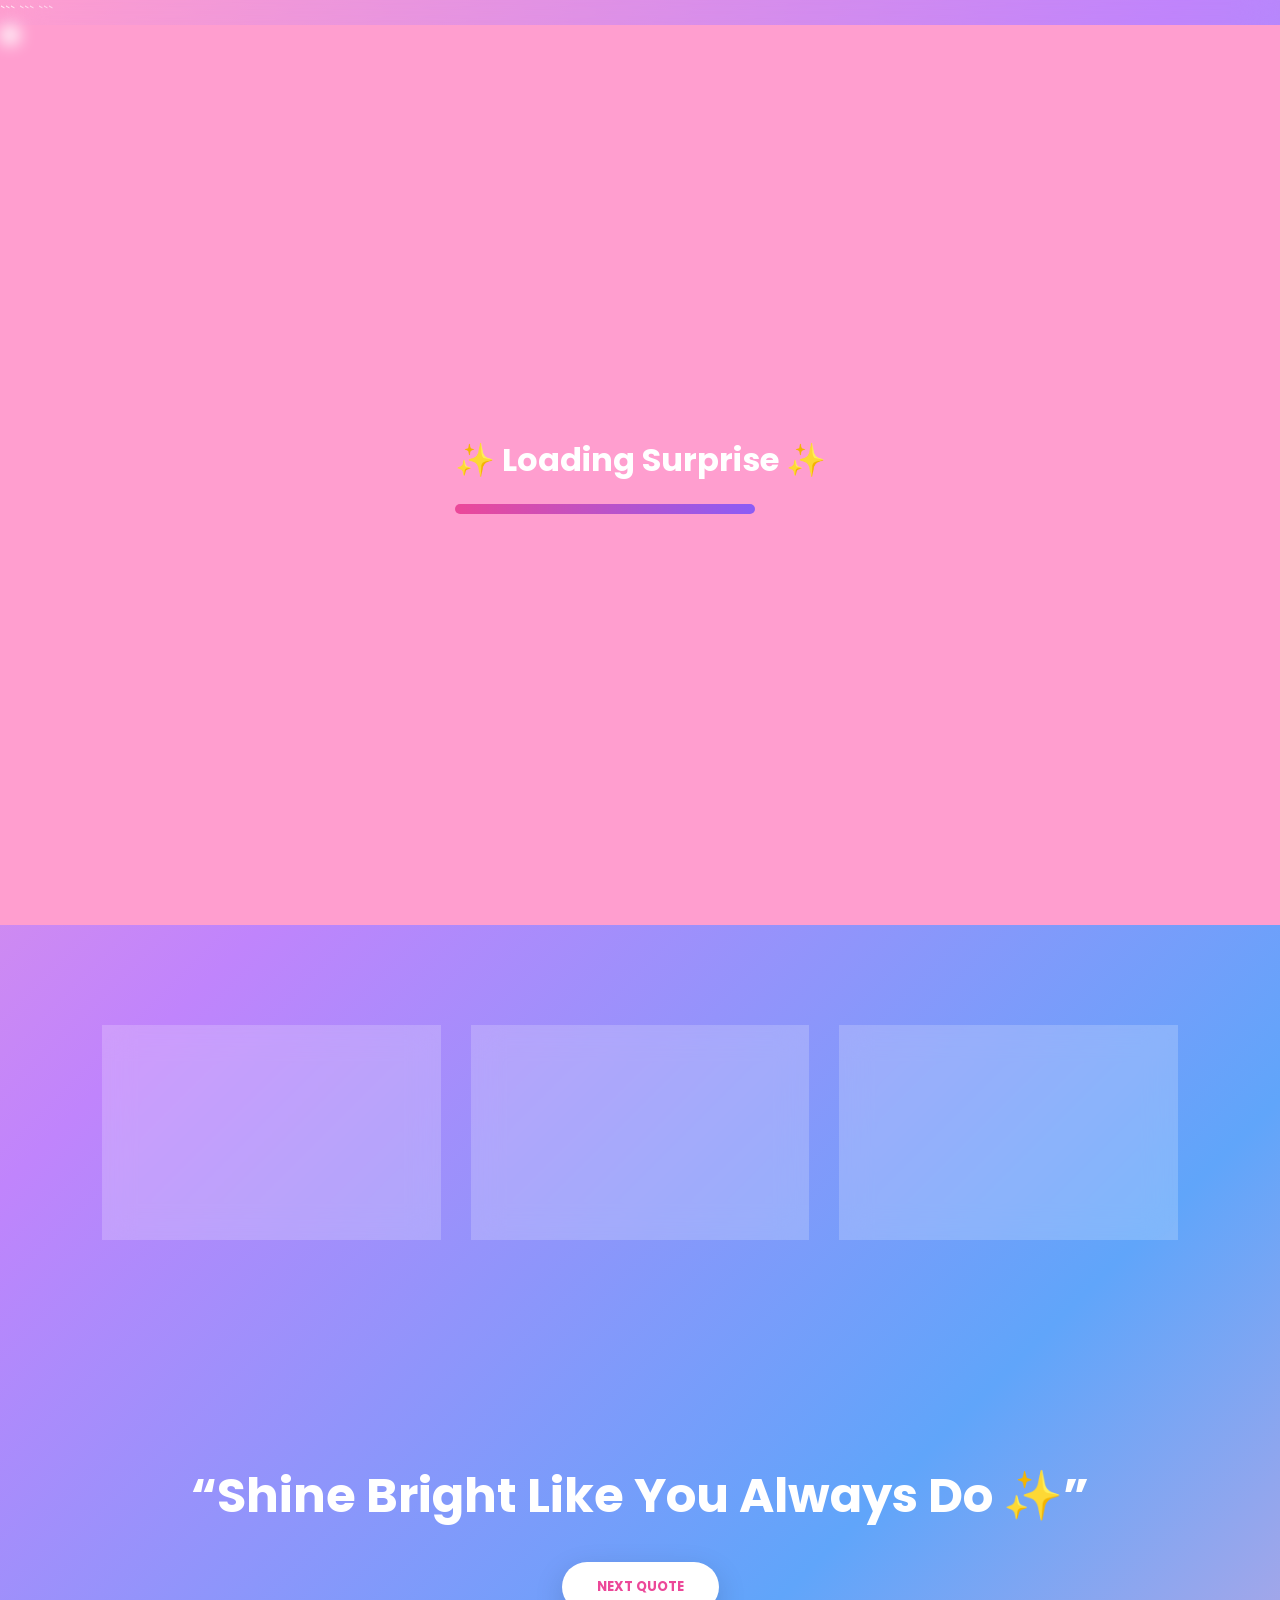
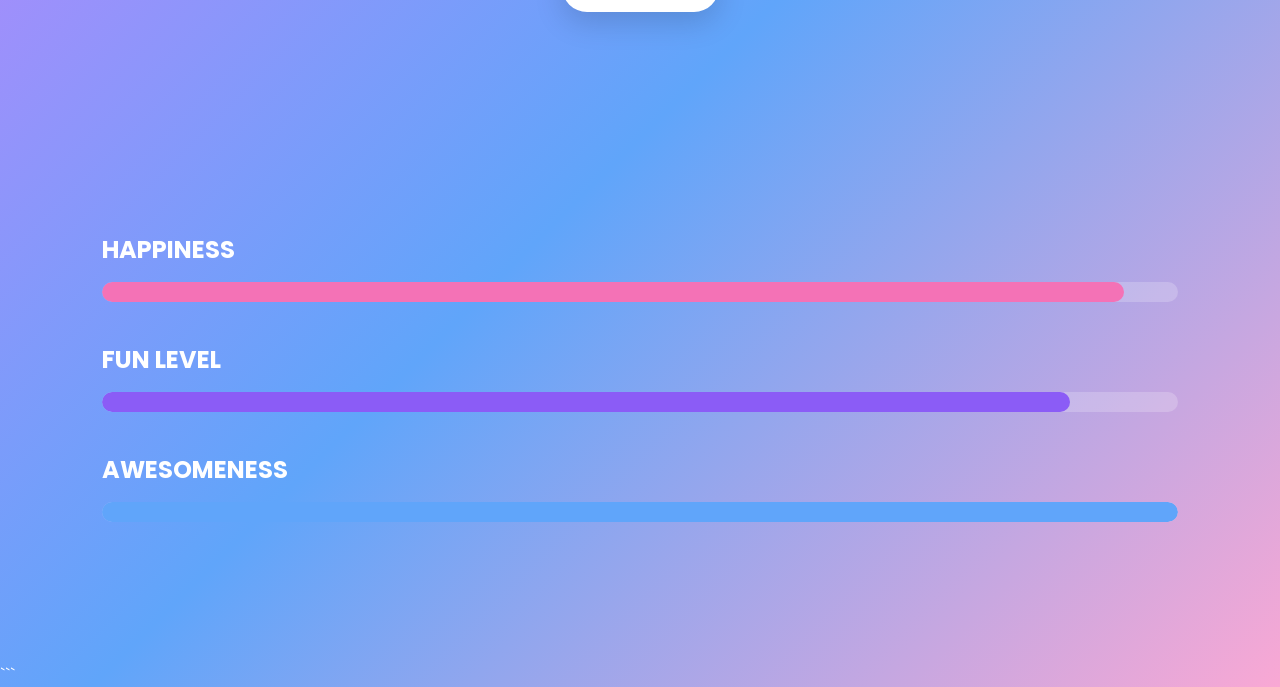
<file: index.html>
<!DOCTYPE html>

<html lang="en">

<head>

```
<meta charset="UTF-8">

<meta name="viewport"
content="width=device-width, initial-scale=1.0">

<title>Birthday Surprise</title>

<!-- CSS -->

<link rel="stylesheet"
href="style.css">

<!-- GOOGLE FONT -->

<link href="https://fonts.googleapis.com/css2?family=Poppins:wght@300;400;500;600;700;800&display=swap"
rel="stylesheet">
```

</head>

<body>

```
<!-- LOADER -->

<div id="loader">

    <div class="loader-content">

        <h1>✨ Loading Surprise ✨</h1>

        <div class="loader-bar">

            <div class="loader-fill"></div>

        </div>

    </div>

</div>

<!-- PARTICLES -->

<div class="particles"></div>

<!-- CURSOR -->

<div class="cursor"></div>

<!-- NAVBAR -->

<nav>

    <div class="logo">
        🎀 Birthday Girl
    </div>

    <ul>

        <li>
            <a href="index.html">
                Home
            </a>
        </li>

        <li>
            <a href="gallery.html">
                Gallery
            </a>
        </li>

        <li>
            <a href="fun.html">
                Fun Zone
            </a>
        </li>

        <li>
            <a href="message.html">
                Message
            </a>
        </li>

    </ul>

</nav>

<!-- HERO SECTION -->

<section class="hero">

    <div class="hero-left">

        <h1 class="main-title">

            HAPPY <br>

            BIRTHDAY <br>

            SHRUTHI ✨

        </h1>

        <p>

            A colorful little digital experience
            specially made to make your day
            more fun and memorable 🎉

        </p>

        <div class="hero-buttons">

            <a href="gallery.html">

                <button>
                    OPEN GALLERY
                </button>

            </a>

            <a href="fun.html">

                <button class="pink-btn">
                    FUN ZONE
                </button>

            </a>

        </div>

    </div>

    <div class="hero-right">

        <div class="floating-card">

            <img src="img-6.png"
            alt="Birthday Image">

        </div>

    </div>

</section>

<!-- INFO CARDS -->

<section class="cards-section">

    <div class="info-card">

        <h2>
            🌸 Positive Vibes
        </h2>

        <p>

            May your year be filled
            with happiness, peace,
            fun, and success.

        </p>

    </div>

    <div class="info-card">

        <h2>
            🎉 Special Day
        </h2>

        <p>

            Today is all about
            enjoying, smiling,
            and celebrating yourself.

        </p>

    </div>

    <div class="info-card">

        <h2>
            ✨ Main Character Energy
        </h2>

        <p>

            Another legendary level
            unlocked successfully.

        </p>

    </div>

</section>

<!-- QUOTES -->

<section class="quote-section">

    <h1 id="quoteText">

        “Shine Bright Like You Always Do ✨”

    </h1>

    <button onclick="changeQuote()">

        NEXT QUOTE

    </button>

</section>

<!-- STATS -->

<section class="stats-section">

    <div class="stat-box">

        <h2>
            HAPPINESS
        </h2>

        <div class="bar">

            <div class="fill fill1"></div>

        </div>

    </div>

    <div class="stat-box">

        <h2>
            FUN LEVEL
        </h2>

        <div class="bar">

            <div class="fill fill2"></div>

        </div>

    </div>

    <div class="stat-box">

        <h2>
            AWESOMENESS
        </h2>

        <div class="bar">

            <div class="fill fill3"></div>

        </div>

    </div>

</section>

<!-- SECRET MODE -->


<!-- JAVASCRIPT -->

<script src="script.js"></script>
```

</body>

</html>
</file>
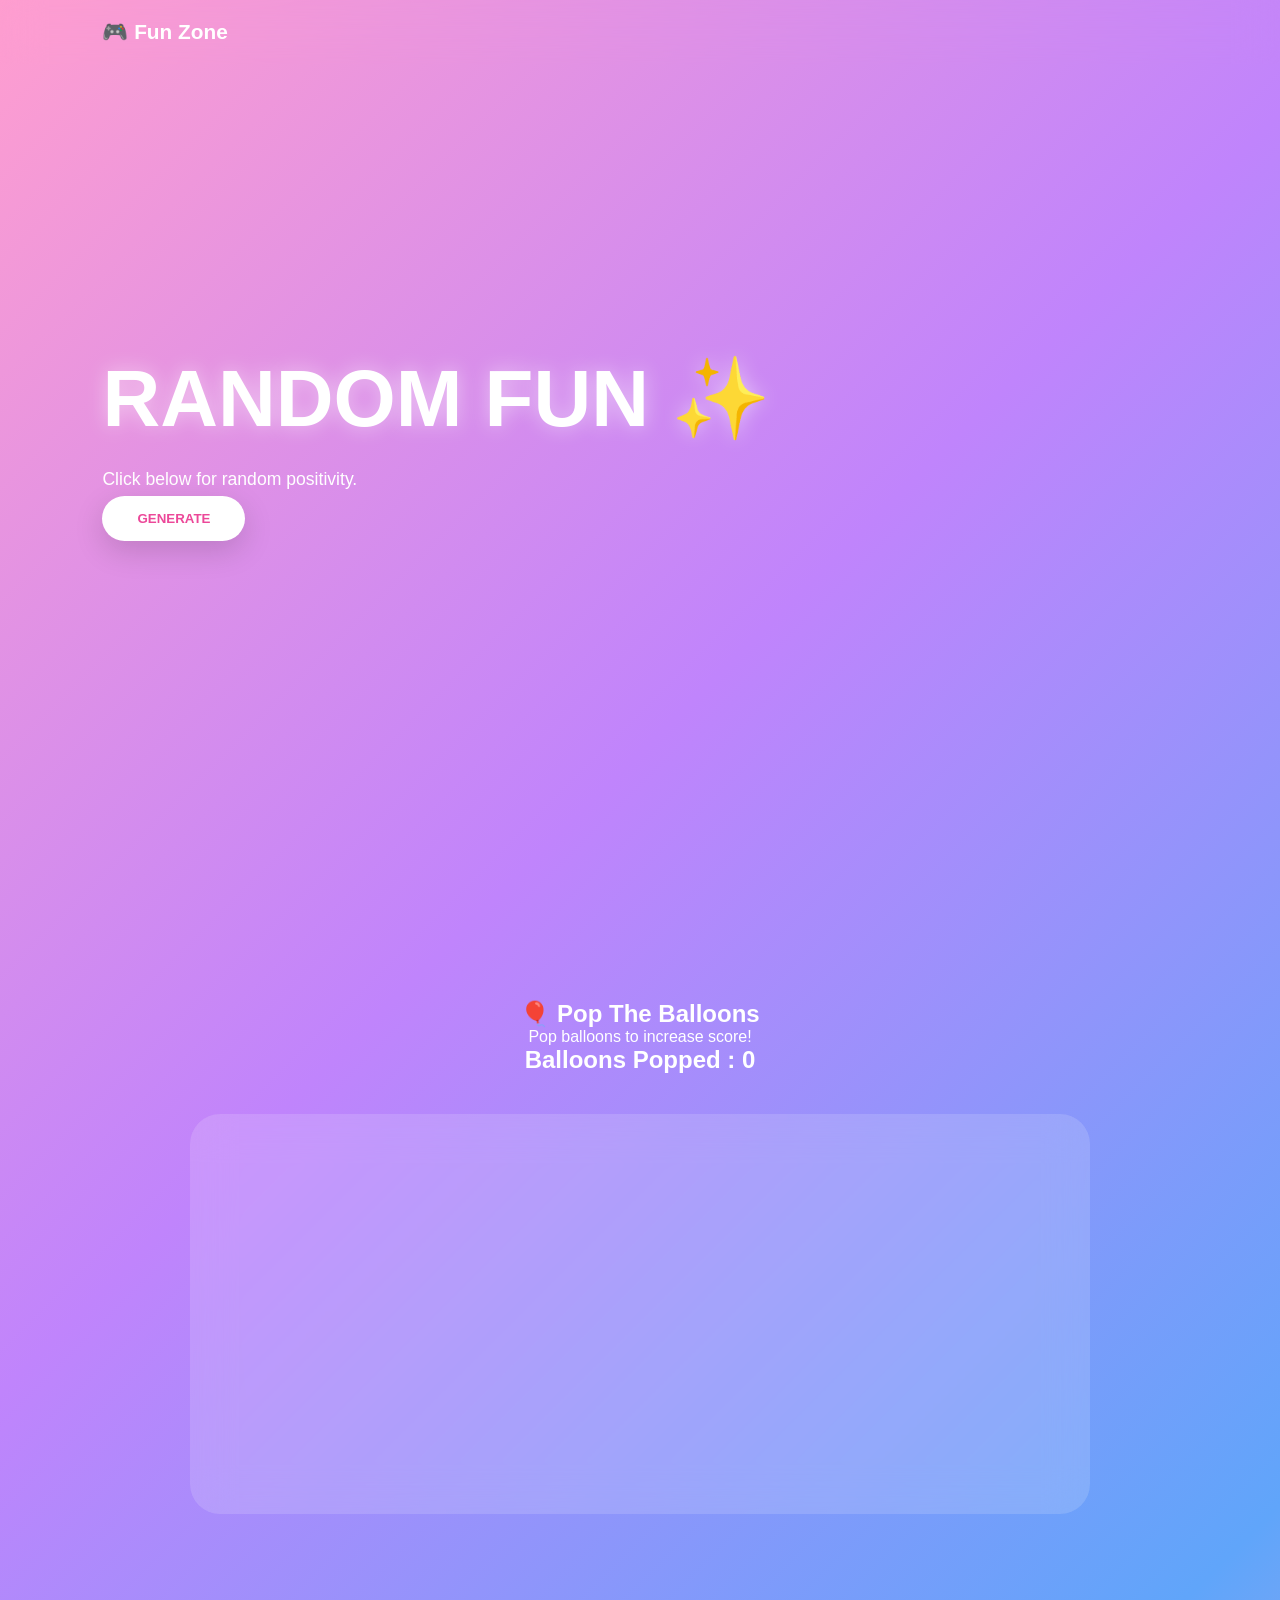
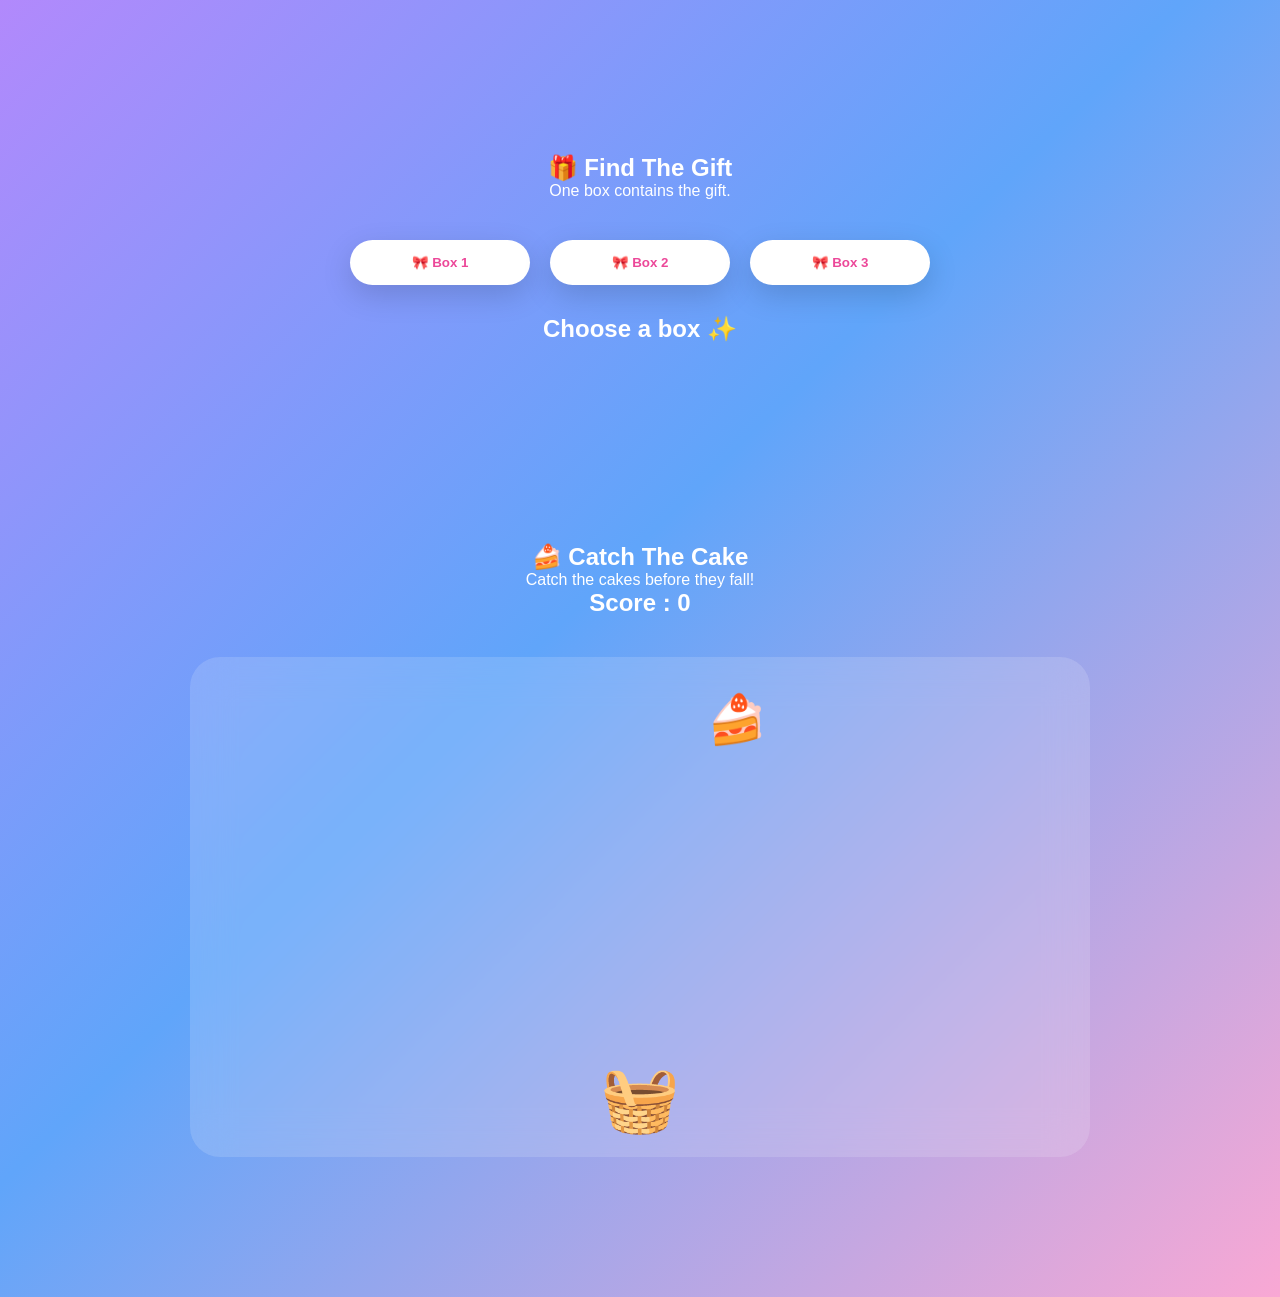
<file: fun.html>
<!DOCTYPE html>
<html>

<head>

    <title>Fun Zone</title>

    <link rel="stylesheet" href="style.css">

</head>

<body>

<nav>

    <div class="logo">
        🎮 Fun Zone
    </div>

</nav>

<section class="hero">

    <div class="hero-left">

        <h1 class="main-title">
            RANDOM FUN ✨
        </h1>

        <p id="funText">
            Click below for random positivity.
        </p>

        <button onclick="generateFun()">
            GENERATE
        </button>

    </div>

</section>

<!-- BALLOON POP GAME -->

<section class="birthday-game">

    <h1 class="quiz-title">
        🎈 Pop The Balloons
    </h1>

    <p>
        Pop balloons to increase score!
    </p>

    <h2 id="balloonScore">
        Balloons Popped : 0
    </h2>

    <div id="balloon-container">

    </div>

</section>


<!-- FIND THE GIFT -->

<section class="birthday-game">

    <h1 class="quiz-title">
        🎁 Find The Gift
    </h1>

    <p>
        One box contains the gift.
    </p>

    <div class="gift-boxes">

        <button onclick="checkGift(1)">
            🎀 Box 1
        </button>

        <button onclick="checkGift(2)">
            🎀 Box 2
        </button>

        <button onclick="checkGift(3)">
            🎀 Box 3
        </button>

    </div>

    <h2 id="giftResult">
        Choose a box ✨
    </h2>

</section>

<!-- CATCH THE CAKE GAME -->

<section class="birthday-game">

    <h1 class="quiz-title">
        🍰 Catch The Cake
    </h1>

    <p>
        Catch the cakes before they fall!
    </p>

    <h2 id="cakeScore">
        Score : 0
    </h2>

    <div id="gameArea">

        <div id="basket">
            🧺
        </div>

    </div>

</section>

<script>

// ======================================
// RANDOM FUN GENERATOR
// ======================================

function generateFun(){

    const data = [

        "🎉 Happiness Increased",

        "🌸 Smile Mode Activated",

        "✨ Positive Energy Loaded",

        "🎀 Birthday Vibes Detected",

        "💖 Main Character Energy",

        "🍰 Cake Energy Activated",

        "🎈 Celebration Level MAX"
    ];

    let random =
    data[Math.floor(Math.random()*data.length)];

    document.getElementById("funText")
    .innerHTML = random;
}

// ======================================
// BALLOON POP GAME
// ======================================

let balloonScore = 0;

const balloonContainer =
document.getElementById("balloon-container");

function createBalloon(){

    const balloon =
    document.createElement("div");

    balloon.classList.add("balloon");

    balloon.innerHTML = "🎈";

    balloon.style.left =
    Math.random() * 90 + "%";

    balloon.style.top = "100%";

    balloon.onclick = ()=>{

        balloon.remove();

        balloonScore++;

        document.getElementById("balloonScore")
        .innerHTML =
        "Balloons Popped : " + balloonScore;
    };

    balloonContainer.appendChild(balloon);

    setTimeout(()=>{

        balloon.remove();

    },6000);
}

setInterval(createBalloon,1000);

// ======================================
// FIND THE GIFT GAME
// ======================================

let winningBox =
Math.floor(Math.random()*3)+1;

function checkGift(box){

    const result =
    document.getElementById("giftResult");

    if(box === winningBox){

        result.innerHTML =
        "🎉 You found the birthday gift!";

        result.style.color = "#22c55e";

        winningBox =
        Math.floor(Math.random()*3)+1;
    }

    else{

        result.innerHTML =
        "😅 Wrong box! Try again.";

        result.style.color = "#ef4444";
    }
}

// ======================================
// CATCH THE CAKE GAME
// ======================================

let cakeScore = 0;

const gameArea =
document.getElementById("gameArea");

const basket =
document.getElementById("basket");

// MOVE BASKET

gameArea.addEventListener("mousemove",(e)=>{

    const rect =
    gameArea.getBoundingClientRect();

    let x =
    e.clientX - rect.left;

    if(x < 40){
        x = 40;
    }

    if(x > rect.width - 40){
        x = rect.width - 40;
    }

    basket.style.left = x + "px";
});

// MOBILE TOUCH SUPPORT

gameArea.addEventListener("touchmove",(e)=>{

    const rect =
    gameArea.getBoundingClientRect();

    let x =
    e.touches[0].clientX - rect.left;

    basket.style.left = x + "px";

});

// CREATE CAKES

function createCake(){

    const cake =
    document.createElement("div");

    cake.classList.add("cake");

    cake.innerHTML = "🍰";

    cake.style.left =
    Math.random() * 85 + "%";

    gameArea.appendChild(cake);

    let fall = 0;

    const fallInterval =
    setInterval(()=>{

        fall += 5;

        cake.style.top =
        fall + "px";

        const basketRect =
        basket.getBoundingClientRect();

        const cakeRect =
        cake.getBoundingClientRect();

        // COLLISION

        if(

            cakeRect.bottom >= basketRect.top &&

            cakeRect.left <= basketRect.right &&

            cakeRect.right >= basketRect.left

        ){

            cake.remove();

            clearInterval(fallInterval);

            cakeScore++;

            document.getElementById("cakeScore")
            .innerHTML =
            "Score : " + cakeScore;
        }

        // REMOVE IF MISSED

        if(fall > 500){

            cake.remove();

            clearInterval(fallInterval);
        }

    },30);
}

setInterval(createCake,1400);

// ======================================
// SECRET EFFECT
// ======================================

document.addEventListener("dblclick",()=>{

    document.body.style.background =
    "linear-gradient(135deg,#ff6ec7,#a855f7,#60a5fa)";

});

</script>

</body>

</html>
</file>
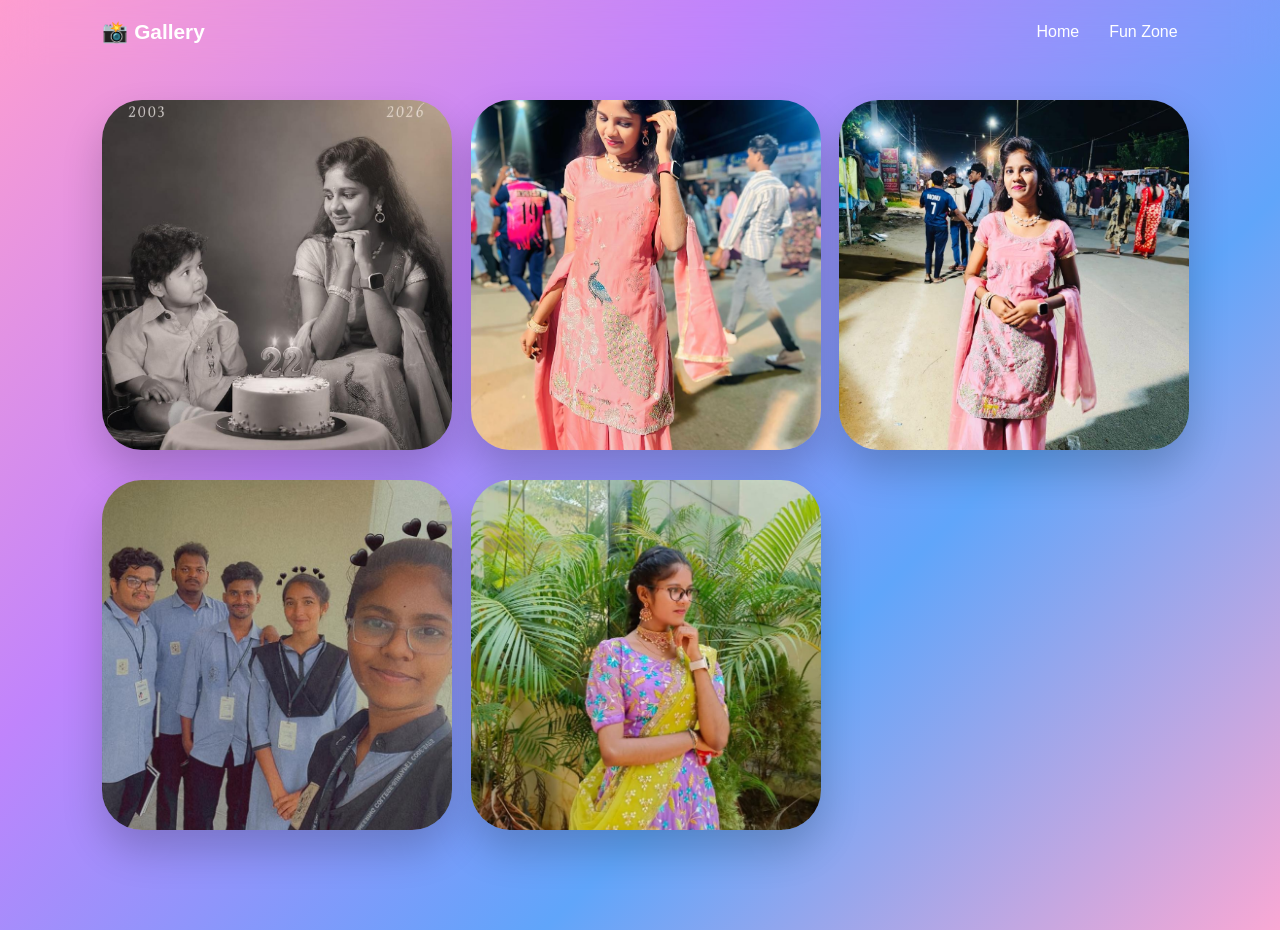
<file: gallery.html>
<!DOCTYPE html>
<html>

<head>

    <title>Gallery</title>

    <link rel="stylesheet" href="style.css">

</head>

<body>

<nav>

    <div class="logo">
        📸 Gallery
    </div>

    <ul>

        <li>
            <a href="index.html">Home</a>
        </li>

        <li>
            <a href="fun.html">Fun Zone</a>
        </li>

    </ul>

</nav>

<section class="cards-section">

    <div class="floating-card">
        <img src="img-1.jpeg">
    </div>

    <div class="floating-card">
        <img src="img-2.jpeg">
    </div>

    <div class="floating-card">
        <img src="img-3.jpeg">
    </div>

    <div class="floating-card">
        <img src="img-4.jpeg">
    </div>
     <div class="floating-card">
        <img src="img-5.jpeg">
    </div>

</section>

</body>

</html>
</file>
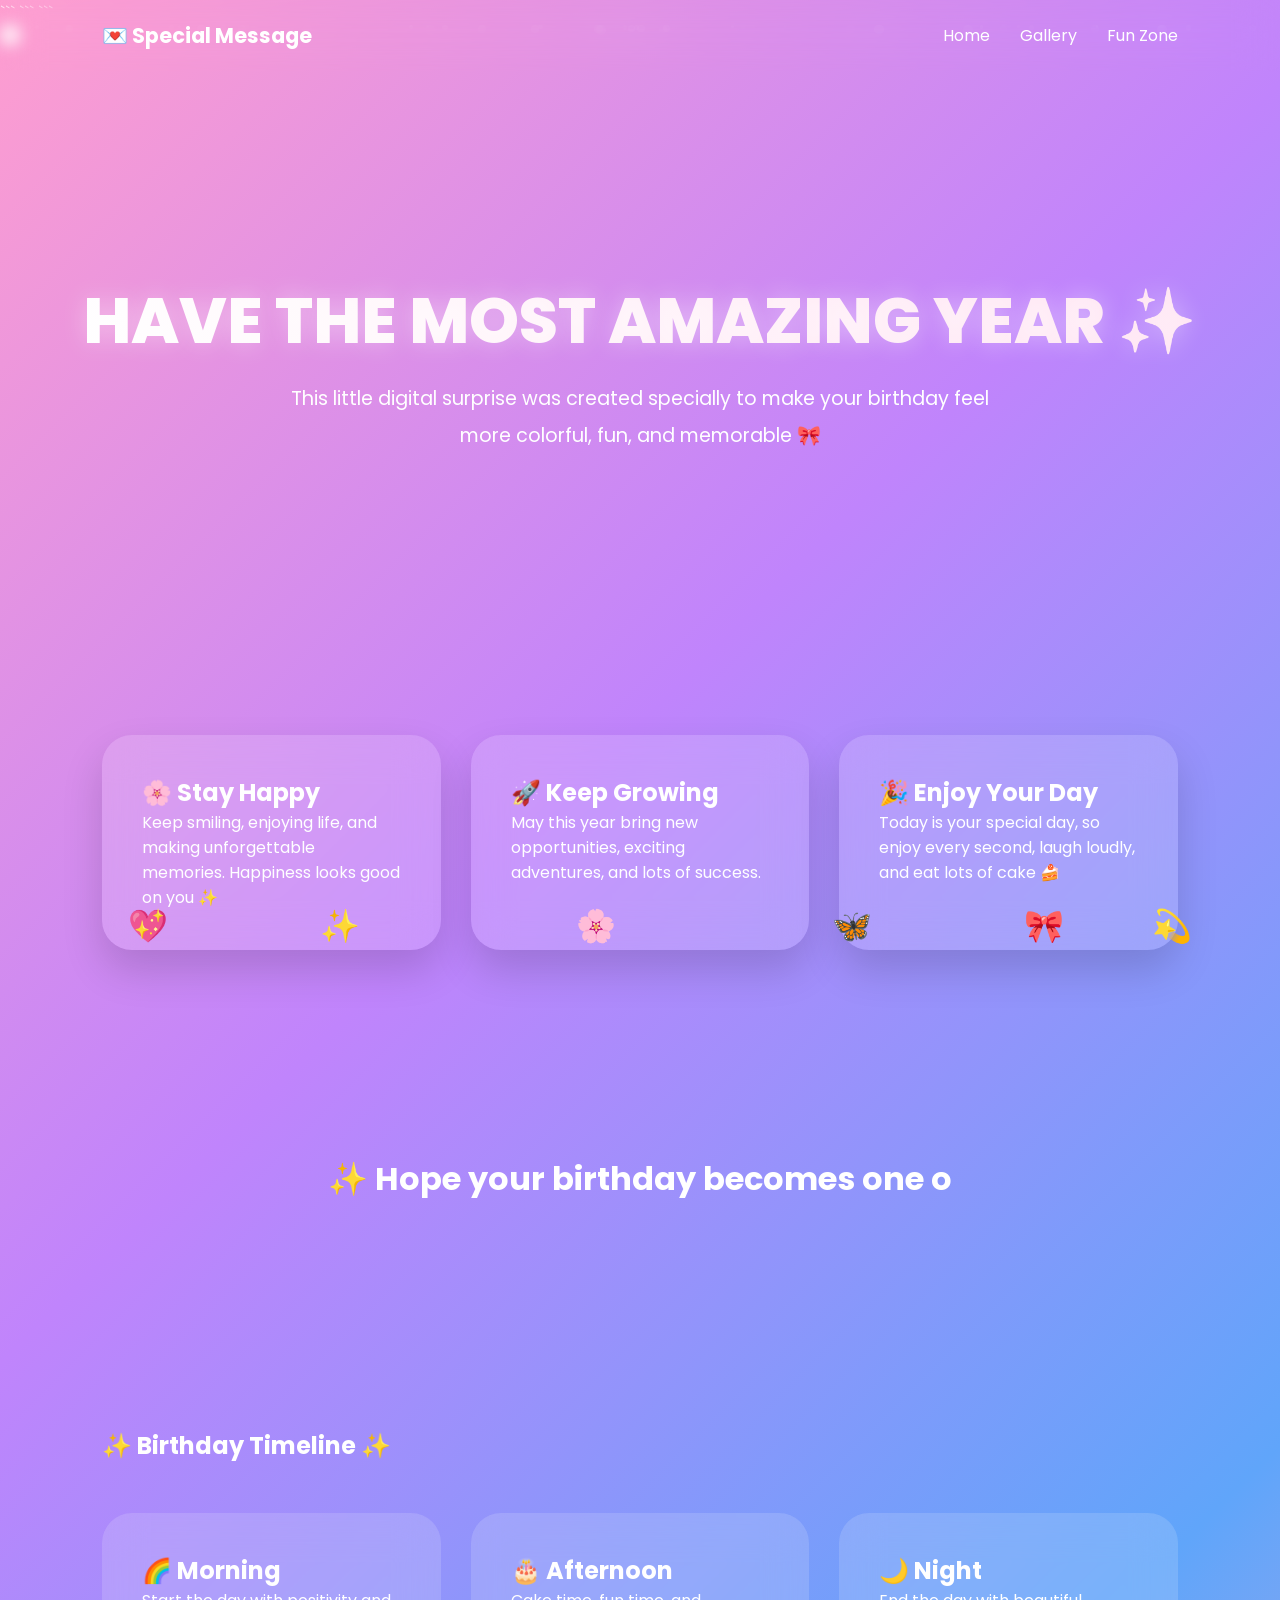
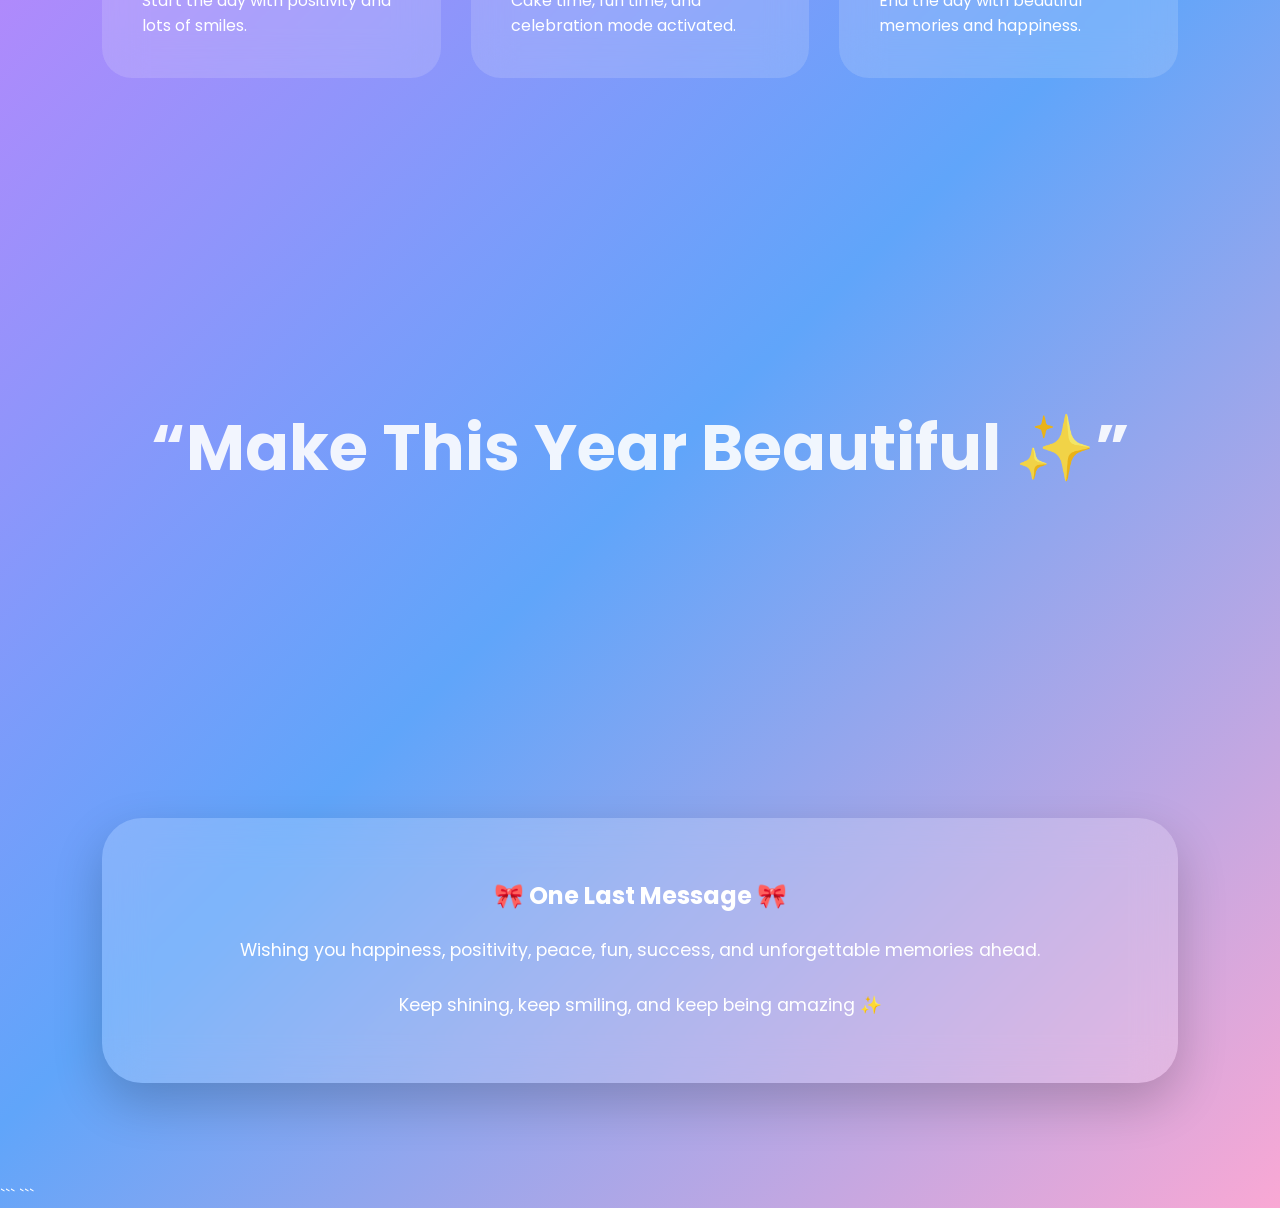
<file: message.html>
<!DOCTYPE html>

<html lang="en">

<head>

```
<meta charset="UTF-8">

<meta name="viewport"
content="width=device-width, initial-scale=1.0">

<title>Special Message</title>

<link rel="stylesheet"
href="style.css">

<link href="https://fonts.googleapis.com/css2?family=Poppins:wght@300;400;500;600;700;800&display=swap"
rel="stylesheet">
```

</head>

<body>

```
<!-- PARTICLES -->

<div class="particles"></div>

<!-- CURSOR -->

<div class="cursor"></div>

<!-- NAVBAR -->

<nav>

    <div class="logo">
        💌 Special Message
    </div>

    <ul>

        <li>
            <a href="index.html">
                Home
            </a>
        </li>

        <li>
            <a href="gallery.html">
                Gallery
            </a>
        </li>

        <li>
            <a href="fun.html">
                Fun Zone
            </a>
        </li>

    </ul>

</nav>

<!-- HERO -->

<section class="message-hero">

    <h1 class="message-title">

        HAVE THE MOST AMAZING YEAR ✨

    </h1>

    <p class="message-subtitle">

        This little digital surprise was created
        specially to make your birthday
        feel more colorful, fun, and memorable 🎀

    </p>

</section>

<!-- MESSAGE CARDS -->

<section class="message-cards">

    <div class="message-card">

        <h2>
            🌸 Stay Happy
        </h2>

        <p>

            Keep smiling, enjoying life,
            and making unforgettable memories.
            Happiness looks good on you ✨

        </p>

    </div>

    <div class="message-card">

        <h2>
            🚀 Keep Growing
        </h2>

        <p>

            May this year bring new opportunities,
            exciting adventures,
            and lots of success.

        </p>

    </div>

    <div class="message-card">

        <h2>
            🎉 Enjoy Your Day
        </h2>

        <p>

            Today is your special day,
            so enjoy every second,
            laugh loudly,
            and eat lots of cake 🍰

        </p>

    </div>

</section>

<!-- TYPING SECTION -->

<section class="typing-section">

    <h1 id="typingText"></h1>

</section>

<!-- TIMELINE -->

<section class="timeline-section">

    <h1 class="timeline-title">

        ✨ Birthday Timeline ✨

    </h1>

    <div class="timeline">

        <div class="timeline-box">

            <h2>
                🌈 Morning
            </h2>

            <p>
                Start the day with positivity
                and lots of smiles.
            </p>

        </div>

        <div class="timeline-box">

            <h2>
                🎂 Afternoon
            </h2>

            <p>
                Cake time, fun time,
                and celebration mode activated.
            </p>

        </div>

        <div class="timeline-box">

            <h2>
                🌙 Night
            </h2>

            <p>
                End the day with beautiful memories
                and happiness.
            </p>

        </div>

    </div>

</section>

<!-- QUOTE SECTION -->

<section class="quote-big">

    <h1>

        “Make This Year Beautiful ✨”

    </h1>

</section>

<!-- FINAL MESSAGE -->

<section class="final-message">

    <div class="final-box">

        <h1>

            🎀 One Last Message 🎀

        </h1>

        <p>

            Wishing you happiness,
            positivity,
            peace,
            fun,
            success,
            and unforgettable memories ahead.

        </p>

        <p>

            Keep shining,
            keep smiling,
            and keep being amazing ✨

        </p>

    </div>

</section>

<!-- SCRIPT -->

<script src="script.js"></script>

<script>

    const text =
    "✨ Hope your birthday becomes one of the happiest and most unforgettable days ever ✨";

    let i = 0;

    function typingEffect(){

        if(i < text.length){

            document.getElementById("typingText")
            .innerHTML += text.charAt(i);

            i++;

            setTimeout(typingEffect,50);
        }
    }

    typingEffect();

</script>

<div class="floating-hearts">

```
<span>💖</span>
<span>✨</span>
<span>🌸</span>
<span>🦋</span>
<span>🎀</span>
<span>💫</span>
```

</div>


</body>

</html>
</file>
<file: style.css>
*{
    margin:0;
    padding:0;
    box-sizing:border-box;
    font-family:'Poppins',sans-serif;
}

body{

    background:
    linear-gradient(
    135deg,
    #ff9ecf,
    #c084fc,
    #60a5fa,
    #f9a8d4);

    min-height:100vh;

    overflow-x:hidden;

    color:white;
}

/* LOADER */

#loader{

    position:fixed;

    width:100%;
    height:100vh;

    background:#ff9ecf;

    display:flex;

    justify-content:center;
    align-items:center;

    z-index:99999;
}

.loader-content{

    text-align:center;
}

.loader-content h1{

    margin-bottom:20px;
}

.loader-bar{

    width:300px;
    height:10px;

    background:white;

    border-radius:20px;

    overflow:hidden;
}

.loader-fill{

    width:0%;

    height:100%;

    background:
    linear-gradient(to right,#ec4899,#8b5cf6);

    animation:load 3s forwards;
}

@keyframes load{

    from{
        width:0%;
    }

    to{
        width:100%;
    }
}

/* NAVBAR */

nav{

    width:100%;

    padding:20px 8%;

    display:flex;

    justify-content:space-between;
    align-items:center;

    backdrop-filter:blur(20px);

    position:fixed;

    top:0;

    z-index:999;
}

.logo{

    font-size:1.3rem;
    font-weight:700;
}

nav ul{

    display:flex;

    gap:30px;

    list-style:none;
}

nav ul li a{

    text-decoration:none;

    color:white;

    transition:0.3s;
}

nav ul li a:hover{

    color:#ffe4f3;
}

/* HERO */

.hero{

    min-height:100vh;

    display:flex;

    justify-content:center;
    align-items:center;

    padding:100px 8%;

    gap:50px;

    flex-wrap:wrap;
}

.hero-left{

    flex:1;
}

.main-title{

    font-size:5rem;

    line-height:1;

    font-weight:800;

    text-shadow:
    0 0 20px rgba(255,255,255,0.5);
}

.hero-left p{

    margin-top:25px;

    line-height:1.8;

    max-width:550px;

    font-size:1.1rem;
}

/* BUTTONS */

.hero-buttons{

    margin-top:35px;

    display:flex;

    gap:20px;

    flex-wrap:wrap;
}

button{

    padding:15px 35px;

    border:none;

    border-radius:50px;

    background:white;

    color:#ec4899;

    font-weight:700;

    cursor:pointer;

    transition:0.4s;

    box-shadow:0 10px 30px rgba(0,0,0,0.15);
}

button:hover{

    transform:
    translateY(-5px)
    scale(1.05);
}

.pink-btn{

    background:#ec4899;

    color:white;
}

/* IMAGE */

.hero-right{

    flex:1;

    display:flex;

    justify-content:center;
}

.floating-card{

    width:350px;
    height:350px;

    border-radius:40px;

    overflow:hidden;

    animation:float 4s ease-in-out infinite;

    box-shadow:0 20px 40px rgba(0,0,0,0.2);
}

.floating-card img{

    width:100%;
    height:100%;

    object-fit:cover;
}

/* CARDS */

.cards-section{

    padding:100px 8%;

    display:grid;

    grid-template-columns:
    repeat(auto-fit,minmax(250px,1fr));

    gap:30px;
}

.info-card{

    padding:40px;

    border-radius:30px;

    background:
    rgba(255,255,255,0.2);

    backdrop-filter:blur(15px);

    transition:0.4s;
}

.info-card:hover{

    transform:translateY(-10px);
}

.info-card h2{

    margin-bottom:15px;
}

/* QUOTE */

.quote-section{

    text-align:center;

    padding:120px 20px;
}

.quote-section h1{

    font-size:3rem;

    margin-bottom:30px;
}

/* STATS */

.stats-section{

    padding:100px 8%;
}

.stat-box{

    margin-bottom:40px;
}

.bar{

    width:100%;
    height:20px;

    background:
    rgba(255,255,255,0.2);

    border-radius:30px;

    overflow:hidden;

    margin-top:15px;
}

.fill{

    height:100%;

    border-radius:30px;
}

.fill1{

    width:95%;

    background:#f472b6;
}

.fill2{

    width:90%;

    background:#8b5cf6;
}

.fill3{

    width:100%;

    background:#60a5fa;
}

/* SECRET */

.secret-section{

    padding:120px 20px;

    text-align:center;
}

/* PARTICLES */

.particles span{

    position:absolute;

    border-radius:50%;

    background:rgba(255,255,255,0.3);

    animation:move linear infinite;
}

/* CURSOR */

.cursor{

    width:20px;
    height:20px;

    background:white;

    border-radius:50%;

    position:fixed;

    pointer-events:none;

    filter:blur(8px);

    z-index:99999;
}

/* ANIMATIONS */

@keyframes float{

    0%{
        transform:translateY(0px);
    }

    50%{
        transform:translateY(-20px);
    }

    100%{
        transform:translateY(0px);
    }
}

@keyframes move{

    from{
        transform:translateY(100vh);
    }

    to{
        transform:translateY(-10vh);
    }
}

/* MOBILE */

@media(max-width:768px){

    .main-title{
        font-size:3rem;
    }

    nav{
        flex-direction:column;
        gap:15px;
    }

    nav ul{
        flex-wrap:wrap;
        justify-content:center;
    }

    .quote-section h1{
        font-size:2rem;
    }

    .floating-card{
        width:280px;
        height:280px;
    }
}
/* BIRTHDAY GAMES */

.birthday-game{

    padding:100px 8%;

    text-align:center;
}

/* GAME AREA */

#gameArea{

    width:100%;

    max-width:700px;

    height:400px;

    background:
    rgba(255,255,255,0.2);

    margin:40px auto;

    position:relative;

    overflow:hidden;

    border-radius:30px;

    backdrop-filter:blur(20px);
}

/* BASKET */

#basket{

    position:absolute;

    bottom:10px;

    left:50%;

    transform:translateX(-50%);

    font-size:3rem;
}

/* FALLING CAKE */

.cake{

    position:absolute;

    font-size:2.5rem;

    top:-50px;

    cursor:pointer;
}

/* BALLOONS */

#balloon-container{

    min-height:300px;

    margin-top:40px;
}

.balloon{

    font-size:4rem;

    position:absolute;

    cursor:pointer;

    animation:floatBalloon 6s linear forwards;
}

/* GIFT BOXES */

.gift-boxes{

    display:flex;

    justify-content:center;

    gap:30px;

    flex-wrap:wrap;

    margin-top:40px;
}

/* BALLOON ANIMATION */

@keyframes floatBalloon{

    from{
        transform:translateY(100px);
    }

    to{
        transform:translateY(-500px);
    }
}
/* ======================================
GAME FIXES
====================================== */

.birthday-game{

    padding:100px 8%;

    text-align:center;
}

#balloon-container{

    position:relative;

    width:100%;

    max-width:900px;

    height:400px;

    overflow:hidden;

    margin:40px auto;

    border-radius:30px;

    background:
    rgba(255,255,255,0.15);

    backdrop-filter:blur(20px);
}

/* BALLOONS */

.balloon{

    position:absolute;

    font-size:4rem;

    cursor:pointer;

    user-select:none;

    animation:
    balloonFloat 6s linear forwards;
}

@keyframes balloonFloat{

    from{

        transform:
        translateY(0px);
    }

    to{

        transform:
        translateY(-700px);
    }
}

/* CAKE GAME */

#gameArea{

    width:100%;

    max-width:900px;

    height:500px;

    margin:40px auto;

    position:relative;

    overflow:hidden;

    border-radius:30px;

    background:
    rgba(255,255,255,0.15);

    backdrop-filter:blur(20px);
}

#basket{

    position:absolute;

    bottom:20px;

    left:50%;

    transform:translateX(-50%);

    font-size:4rem;

    transition:0.05s;
}

/* CAKES */

.cake{

    position:absolute;

    top:-50px;

    font-size:3rem;

    user-select:none;
}

/* GIFT BOXES */

.gift-boxes{

    display:flex;

    justify-content:center;

    gap:20px;

    flex-wrap:wrap;

    margin-top:40px;
}

.gift-boxes button{

    min-width:180px;
}

/* RESULT */

#giftResult{

    margin-top:30px;

    font-size:1.5rem;

    font-weight:700;
}

/* ======================================
SECRET MODE
====================================== */

#passwordPopup{

    position:fixed;

    top:0;
    left:0;

    width:100%;
    height:100vh;

    background:
    rgba(0,0,0,0.7);

    display:none;

    justify-content:center;
    align-items:center;

    z-index:999999;

    backdrop-filter:blur(10px);
}

.popup-box{

    width:90%;
    max-width:400px;

    background:
    linear-gradient(
    135deg,
    #ff9ecf,
    #c084fc);

    padding:40px;

    border-radius:30px;

    text-align:center;

    box-shadow:
    0 20px 50px rgba(0,0,0,0.3);

    animation:popupAnim 0.5s ease;
}

.popup-box h1{

    margin-bottom:25px;
}

.popup-box input{

    width:100%;

    padding:15px;

    border:none;

    border-radius:15px;

    outline:none;

    margin-bottom:20px;

    font-size:1rem;
}

.popup-box button{

    width:100%;
}

#errorText{

    margin-top:15px;

    font-weight:700;

    color:white;
}

/* SECRET IMAGE */

#secretImageBox{

    position:fixed;

    top:0;
    left:0;

    width:100%;
    height:100vh;

    background:
    rgba(0,0,0,0.9);

    display:none;

    justify-content:center;
    align-items:center;

    z-index:999999;
}

#secretImageBox img{

    width:90%;

    max-width:450px;

    border-radius:30px;

    box-shadow:
    0 20px 50px rgba(255,255,255,0.2);

    animation:secretImage 1s ease;
}

/* ANIMATION */

@keyframes popupAnim{

    from{

        opacity:0;

        transform:
        scale(0.7);
    }

    to{

        opacity:1;

        transform:
        scale(1);
    }
}

@keyframes secretImage{

    from{

        opacity:0;

        transform:
        scale(0.5);
    }

    to{

        opacity:1;

        transform:
        scale(1);
    }
}

/* ======================================
MESSAGE PAGE IMPROVEMENTS
====================================== */

.message-hero{


min-height:70vh;

display:flex;

flex-direction:column;

justify-content:center;
align-items:center;

text-align:center;

padding:120px 20px 60px;


}

.message-title{


font-size:4rem;

font-weight:800;

line-height:1.1;

background:
linear-gradient(
45deg,
#ffffff,
#ffe4f3);

-webkit-background-clip :text;

-webkit-text-fill-color:transparent;

text-shadow:
0 0 25px rgba(255,255,255,0.4);


}

.message-subtitle{


max-width:700px;

margin-top:25px;

font-size:1.2rem;

line-height:1.9;

color:white;


}

/* CARDS */

.message-cards{


display:grid;

grid-template-columns:
repeat(auto-fit,minmax(280px,1fr));

gap:30px;

padding:80px 8%;


}

.message-card{


background:
rgba(255,255,255,0.15);

backdrop-filter:blur(20px);

border-radius:30px;

padding:40px;

transition:0.4s;

box-shadow:
0 20px 40px rgba(0,0,0,0.15);


}

.message-card:hover{


transform:
translateY(-10px)
scale(1.03);


}

/* TYPING */

.typing-section{


text-align:center;

padding:120px 20px;


}

#typingText{


font-size:2rem;

line-height:1.8;

max-width:900px;

margin:auto;


}

/* TIMELINE */

.timeline-section{


padding:100px 8%;


}

.timeline{


display:grid;

grid-template-columns:
repeat(auto-fit,minmax(250px,1fr));

gap:30px;

margin-top:50px;


}

.timeline-box{


background:
rgba(255,255,255,0.15);

border-radius:30px;

padding:40px;

backdrop-filter:blur(20px);


}

/* BIG QUOTE */

.quote-big{


min-height:60vh;

display:flex;

justify-content:center;
align-items:center;

text-align:center;

padding:20px;


}

.quote-big h1{


font-size:4rem;

opacity:0.9;


}

/* FINAL MESSAGE */

.final-message{


padding:100px 8%;


}

.final-box{


background:
rgba(255,255,255,0.18);

backdrop-filter:blur(20px);

border-radius:40px;

padding:60px;

text-align:center;

box-shadow:
0 20px 50px rgba(0,0,0,0.2);


}

.final-box p{

margin-top:20px;

line-height:2;

font-size:1.1rem;


}

/* FLOATING ICONS */

.floating-hearts span{


position:fixed;

bottom:-50px;

font-size:2rem;

animation:
floatUp 10s linear infinite;


}

.floating-hearts span:nth-child(1){


left:10%;
animation-delay:0s;


}

.floating-hearts span:nth-child(2){


left:25%;
animation-delay:2s;


}

.floating-hearts span:nth-child(3){


left:45%;
animation-delay:4s;


}

.floating-hearts span:nth-child(4){


left:65%;
animation-delay:1s;


}

.floating-hearts span:nth-child(5){


left:80%;
animation-delay:3s;


}

.floating-hearts span:nth-child(6){


left:90%;
animation-delay:5s;


}

@keyframes floatUp{


from{

    transform:
    translateY(0px);

    opacity:0;
}

20%{

    opacity:1;
}

to{

    transform:
    translateY(-120vh);

    opacity:0;
}


}

/* MOBILE RESPONSIVE */

@media(max-width:768px){


.message-title{

    font-size:2.5rem;
}

.message-subtitle{

    font-size:1rem;
}

#typingText{

    font-size:1.4rem;
}

.quote-big h1{

    font-size:2.2rem;
}

.final-box{

    padding:35px 25px;
}


}
</file>
